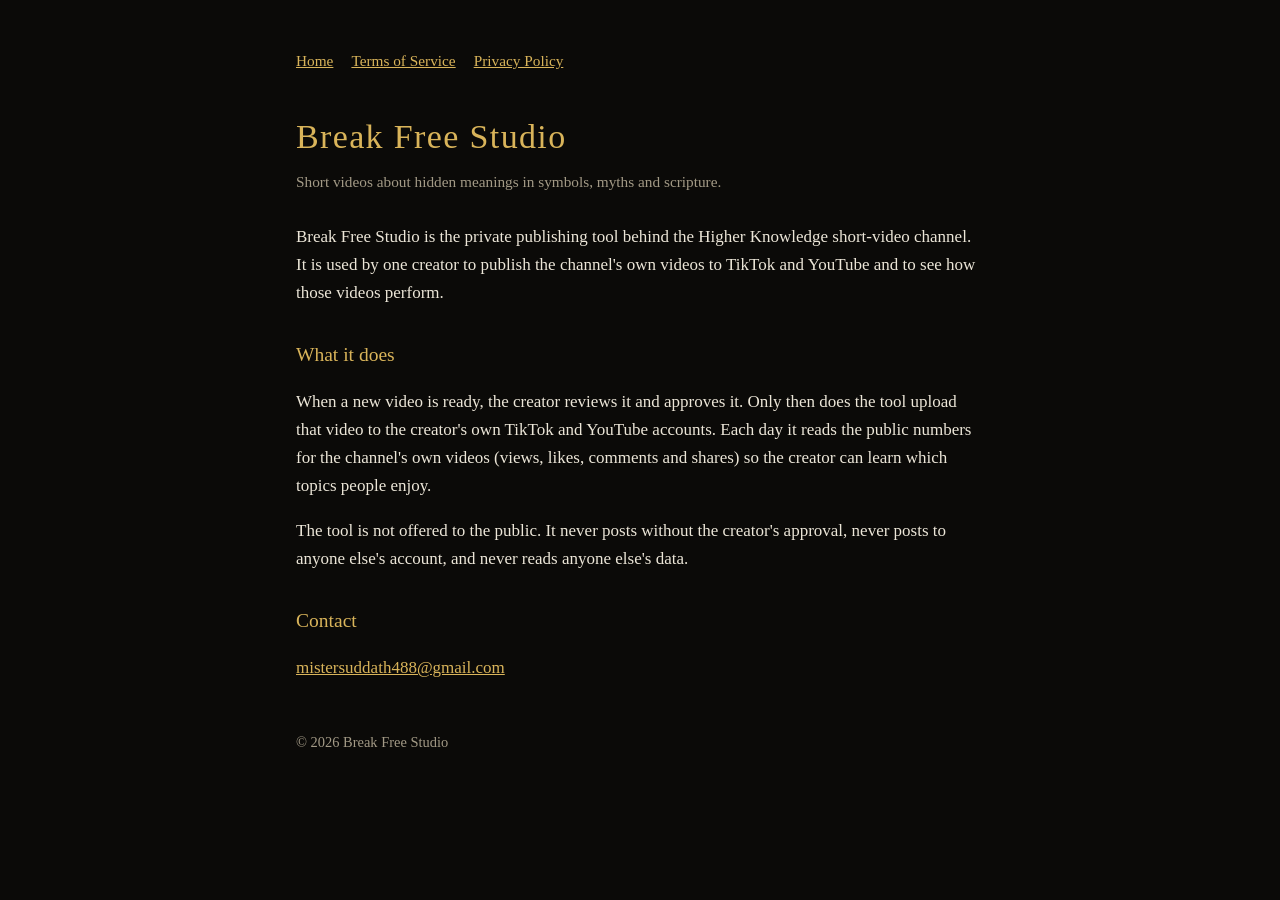
<file: index.html>
<!doctype html>
<html lang="en"><head><meta charset="utf-8"><meta name="viewport" content="width=device-width, initial-scale=1">
<title>Break Free Studio</title><link rel="stylesheet" href="style.css"></head>
<body><main>
<nav><a href="./">Home</a><a href="terms.html">Terms of Service</a><a href="privacy.html">Privacy Policy</a></nav>
<h1>Break Free Studio</h1>
<p class="meta">Short videos about hidden meanings in symbols, myths and scripture.</p>
<p>Break Free Studio is the private publishing tool behind the Higher Knowledge short-video channel. It is used by one creator to publish
the channel's own videos to TikTok and YouTube and to see how those videos perform.</p>
<h2>What it does</h2>
<p>When a new video is ready, the creator reviews it and approves it. Only then does the tool upload that video to the
creator's own TikTok and YouTube accounts. Each day it reads the public numbers for the channel's own videos (views, likes,
comments and shares) so the creator can learn which topics people enjoy.</p>
<p>The tool is not offered to the public. It never posts without the creator's approval, never posts to anyone else's
account, and never reads anyone else's data.</p>
<h2>Contact</h2>
<p><a href="mailto:mistersuddath488@gmail.com">mistersuddath488@gmail.com</a></p>
<footer>© 2026 Break Free Studio</footer>
</main></body></html>
</file>
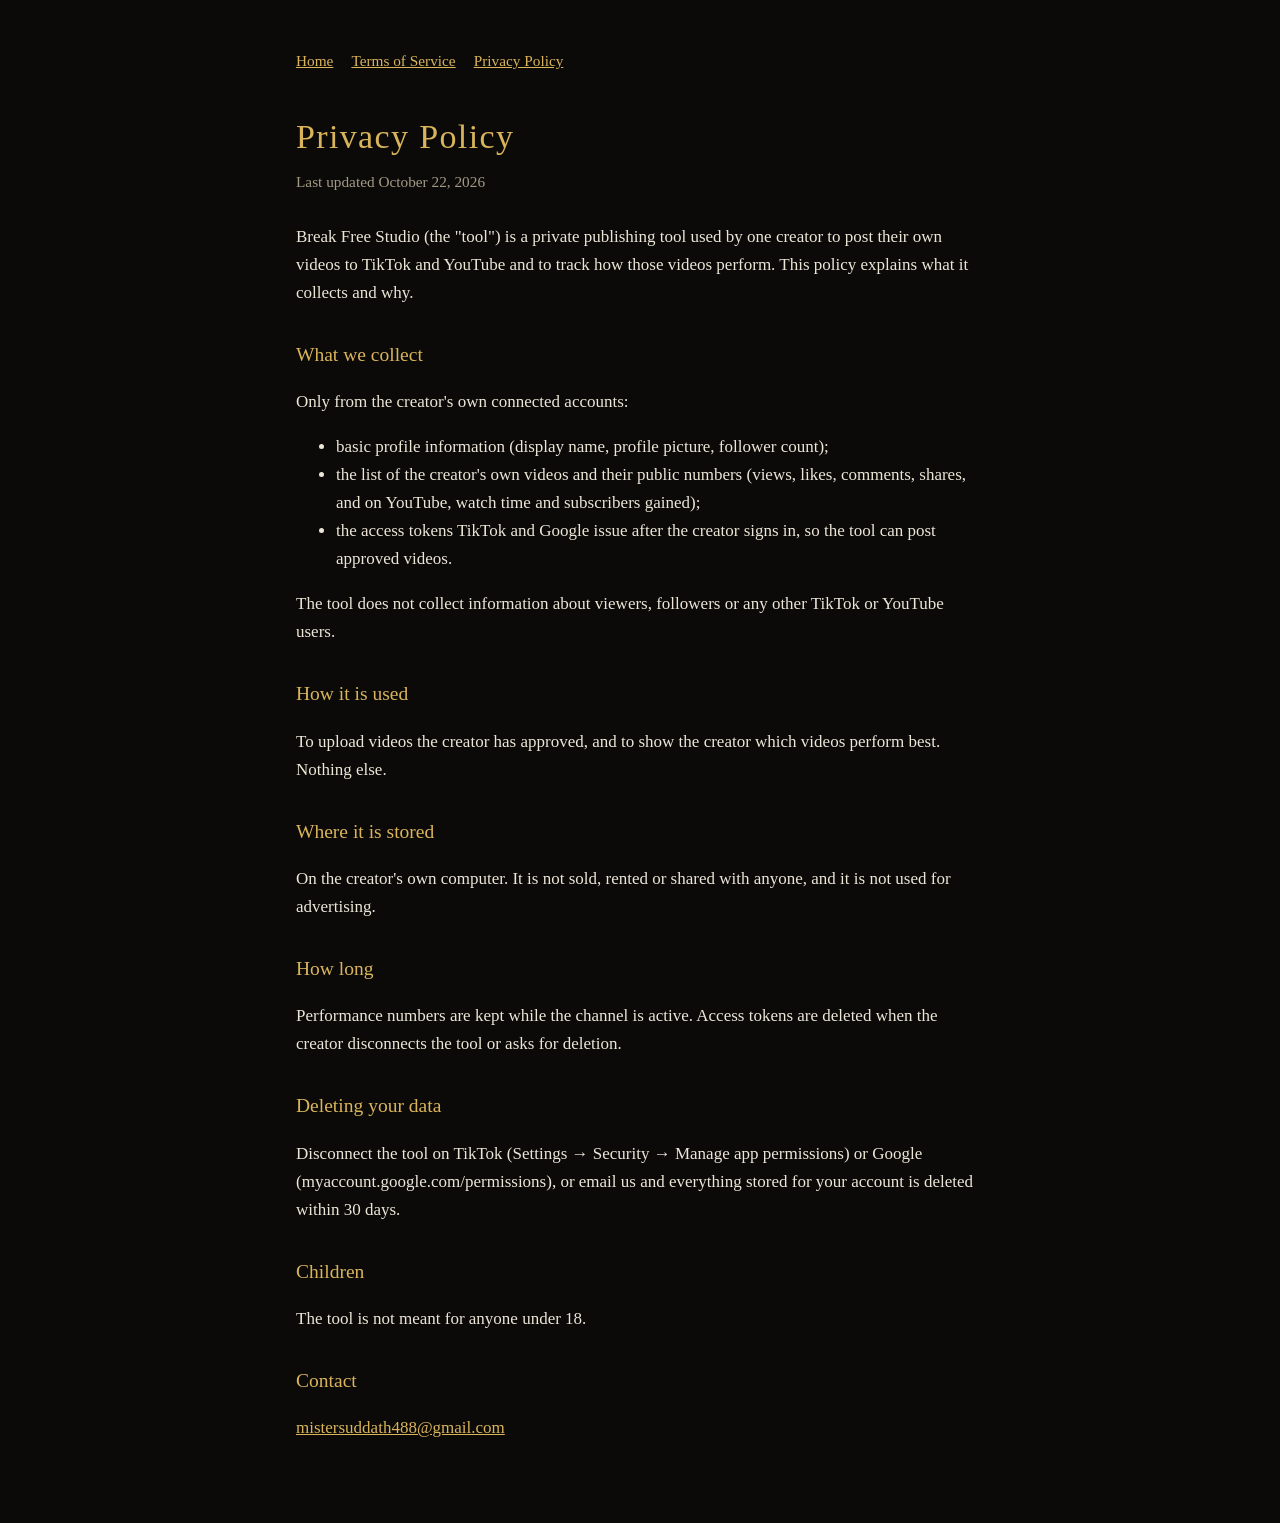
<file: privacy.html>
<!doctype html>
<html lang="en"><head><meta charset="utf-8"><meta name="viewport" content="width=device-width, initial-scale=1">
<title>Privacy Policy · Break Free Studio</title><link rel="stylesheet" href="style.css"></head>
<body><main>
<nav><a href="./">Home</a><a href="terms.html">Terms of Service</a><a href="privacy.html">Privacy Policy</a></nav>
<h1>Privacy Policy</h1>
<p class="meta">Last updated October 22, 2026</p>
<p>Break Free Studio (the "tool") is a private publishing tool used by one creator to post their own videos to TikTok
and YouTube and to track how those videos perform. This policy explains what it collects and why.</p>
<h2>What we collect</h2>
<p>Only from the creator's own connected accounts:</p>
<ul>
<li>basic profile information (display name, profile picture, follower count);</li>
<li>the list of the creator's own videos and their public numbers (views, likes, comments, shares, and on YouTube,
watch time and subscribers gained);</li>
<li>the access tokens TikTok and Google issue after the creator signs in, so the tool can post approved videos.</li>
</ul>
<p>The tool does not collect information about viewers, followers or any other TikTok or YouTube users.</p>
<h2>How it is used</h2>
<p>To upload videos the creator has approved, and to show the creator which videos perform best. Nothing else.</p>
<h2>Where it is stored</h2>
<p>On the creator's own computer. It is not sold, rented or shared with anyone, and it is not used for advertising.</p>
<h2>How long</h2>
<p>Performance numbers are kept while the channel is active. Access tokens are deleted when the creator disconnects
the tool or asks for deletion.</p>
<h2>Deleting your data</h2>
<p>Disconnect the tool on TikTok (Settings → Security → Manage app permissions) or Google
(myaccount.google.com/permissions), or email us and everything stored for your account is deleted within 30 days.</p>
<h2>Children</h2>
<p>The tool is not meant for anyone under 18.</p>
<h2>Contact</h2>
<p><a href="mailto:mistersuddath488@gmail.com">mistersuddath488@gmail.com</a></p>
</main></body></html>
</file>
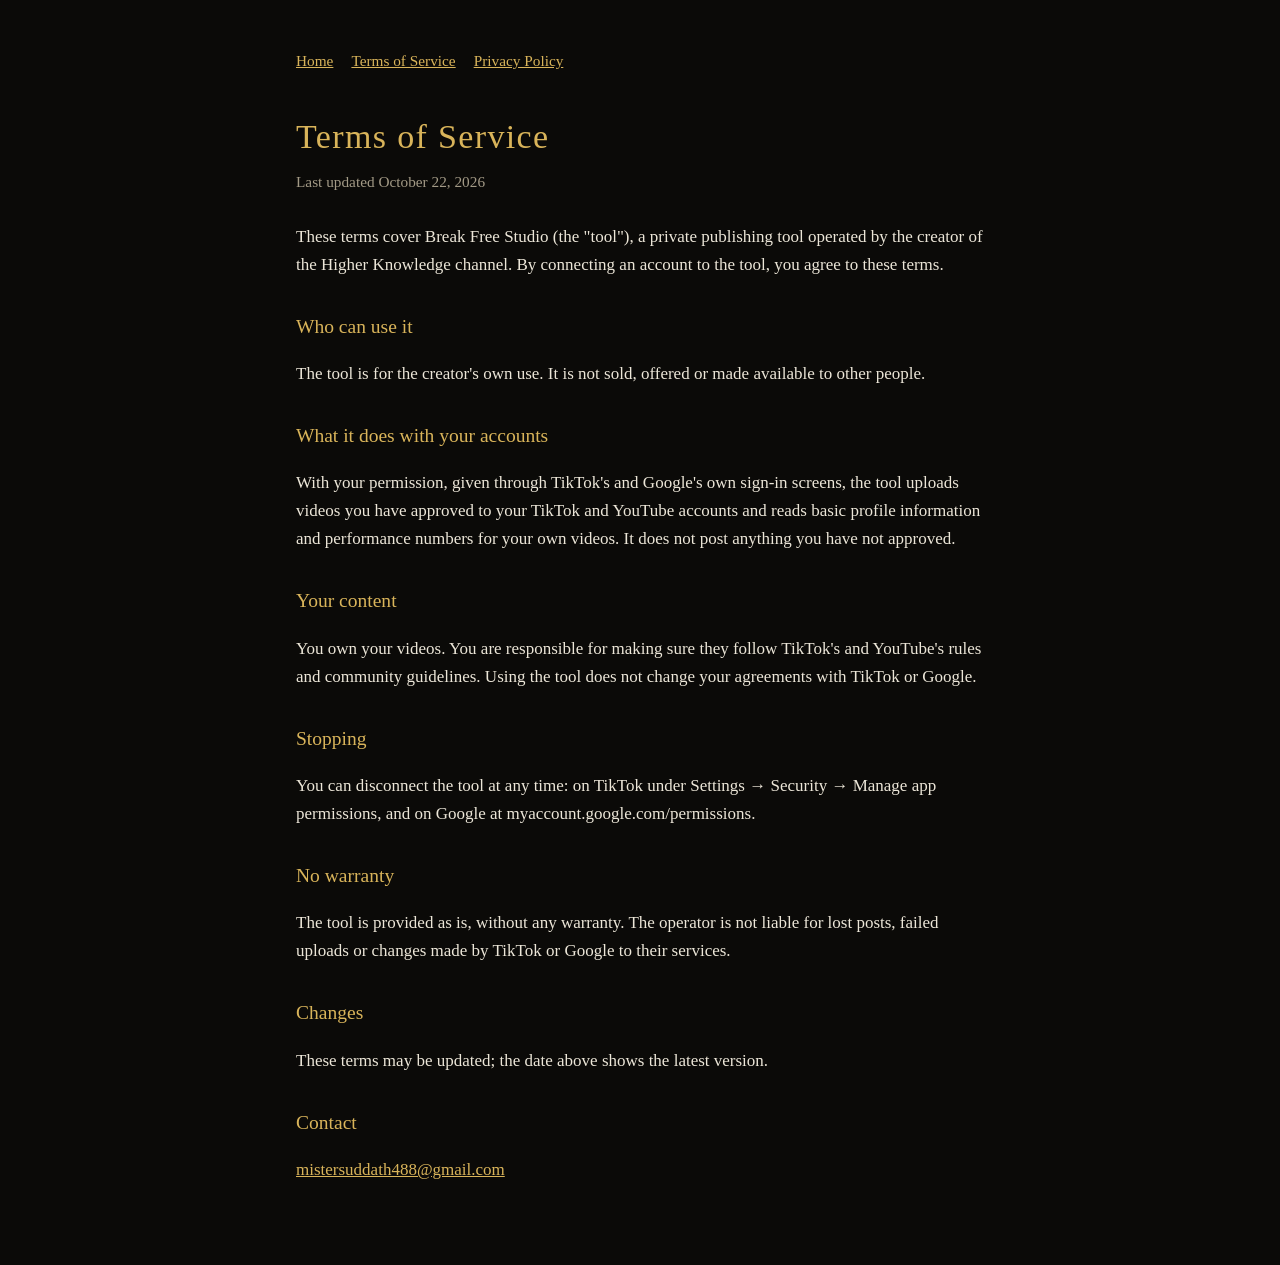
<file: terms.html>
<!doctype html>
<html lang="en"><head><meta charset="utf-8"><meta name="viewport" content="width=device-width, initial-scale=1">
<title>Terms of Service · Break Free Studio</title><link rel="stylesheet" href="style.css"></head>
<body><main>
<nav><a href="./">Home</a><a href="terms.html">Terms of Service</a><a href="privacy.html">Privacy Policy</a></nav>
<h1>Terms of Service</h1>
<p class="meta">Last updated October 22, 2026</p>
<p>These terms cover Break Free Studio (the "tool"), a private publishing tool operated by the creator of the Higher
Knowledge channel. By connecting an account to the tool, you agree to these terms.</p>
<h2>Who can use it</h2>
<p>The tool is for the creator's own use. It is not sold, offered or made available to other people.</p>
<h2>What it does with your accounts</h2>
<p>With your permission, given through TikTok's and Google's own sign-in screens, the tool uploads videos you have
approved to your TikTok and YouTube accounts and reads basic profile information and performance numbers for your own
videos. It does not post anything you have not approved.</p>
<h2>Your content</h2>
<p>You own your videos. You are responsible for making sure they follow TikTok's and YouTube's rules and community
guidelines. Using the tool does not change your agreements with TikTok or Google.</p>
<h2>Stopping</h2>
<p>You can disconnect the tool at any time: on TikTok under Settings → Security → Manage app permissions, and on Google
at myaccount.google.com/permissions.</p>
<h2>No warranty</h2>
<p>The tool is provided as is, without any warranty. The operator is not liable for lost posts, failed uploads or
changes made by TikTok or Google to their services.</p>
<h2>Changes</h2>
<p>These terms may be updated; the date above shows the latest version.</p>
<h2>Contact</h2>
<p><a href="mailto:mistersuddath488@gmail.com">mistersuddath488@gmail.com</a></p>
</main></body></html>
</file>
<file: style.css>
:root { --bg: #0b0a08; --ink: #ece6d8; --dim: #a39a86; --gold: #d9b45a; }
* { box-sizing: border-box; }
body { margin: 0; background: var(--bg); color: var(--ink); font: 17px/1.65 Georgia, "Times New Roman", serif; }
main { max-width: 720px; margin: 0 auto; padding: 48px 16px 64px; }
h1 { color: var(--gold); font-weight: 400; letter-spacing: .04em; margin: 0 0 4px; }
h2 { color: var(--gold); font-weight: 400; font-size: 1.15em; margin: 32px 0 6px; }
p.meta { color: var(--dim); margin: 0 0 28px; font-size: .9em; }
a { color: var(--gold); }
nav { display: flex; gap: 18px; margin-bottom: 36px; font-size: .9em; }
footer { margin-top: 48px; color: var(--dim); font-size: .85em; }
</file>
